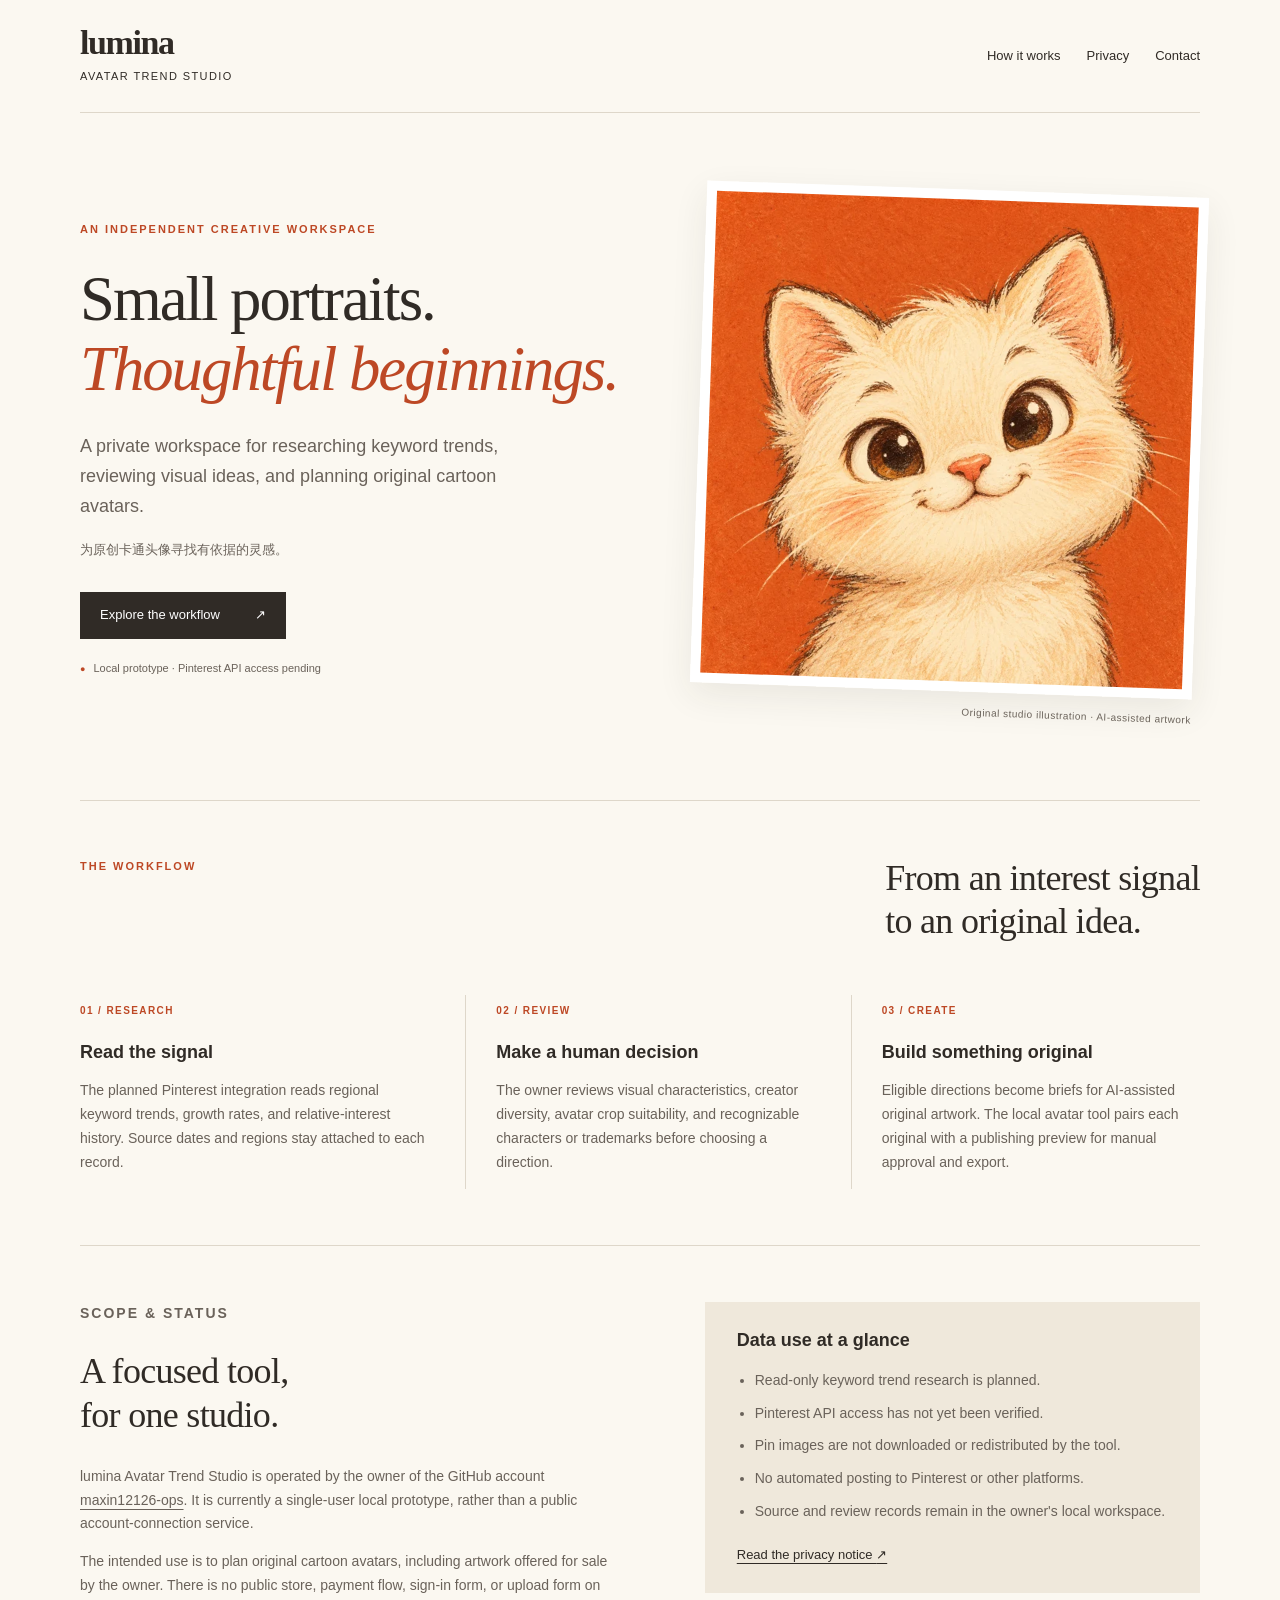
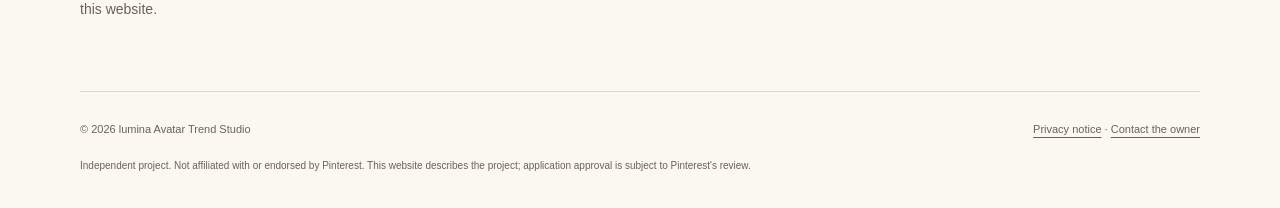
<file: index.html>
<!doctype html>
<html lang="en">
<head><meta charset="utf-8"><meta name="viewport" content="width=device-width,initial-scale=1"><meta name="description" content="lumina Avatar Trend Studio is a private, single-user workspace for keyword trend research and original cartoon avatar planning."><title>lumina — Avatar Trend Studio</title><link rel="stylesheet" href="styles.css"><link rel="icon" href="avatar.webp" type="image/webp"></head>
<body>
<header class="nav wrap"><a class="brand" href="./" aria-label="lumina home">lumina<span>Avatar Trend Studio</span></a><nav aria-label="Main navigation"><a href="#workflow">How it works</a><a href="privacy.html">Privacy</a><a href="https://github.com/maxin12126-ops/lumina-avatar-studio/issues">Contact</a></nav></header>
<main>
<section class="hero wrap"><div><p class="eyebrow">AN INDEPENDENT CREATIVE WORKSPACE</p><h1>Small portraits.<br><em>Thoughtful beginnings.</em></h1><p class="intro">A private workspace for researching keyword trends, reviewing visual ideas, and planning original cartoon avatars.</p><p class="sub">为原创卡通头像寻找有依据的灵感。</p><a class="button" href="#workflow">Explore the workflow <span aria-hidden="true">↗</span></a><p class="status"><span aria-hidden="true">●</span> Local prototype · Pinterest API access pending</p></div><figure class="portrait"><img src="avatar.webp" width="1254" height="1254" alt="An original cream-colored kitten illustrated in crayon on an orange paper-textured background"><figcaption>Original studio illustration · AI-assisted artwork</figcaption></figure></section>
<section id="workflow" class="section wrap"><div class="section-head"><p class="eyebrow">THE WORKFLOW</p><h2>From an interest signal<br>to an original idea.</h2></div><div class="steps"><article><span class="number">01 / RESEARCH</span><h3>Read the signal</h3><p>The planned Pinterest integration reads regional keyword trends, growth rates, and relative-interest history. Source dates and regions stay attached to each record.</p></article><article><span class="number">02 / REVIEW</span><h3>Make a human decision</h3><p>The owner reviews visual characteristics, creator diversity, avatar crop suitability, and recognizable characters or trademarks before choosing a direction.</p></article><article><span class="number">03 / CREATE</span><h3>Build something original</h3><p>Eligible directions become briefs for AI-assisted original artwork. The local avatar tool pairs each original with a publishing preview for manual approval and export.</p></article></div></section>
<section class="section wrap details"><div><p class="eyebrow">SCOPE &amp; STATUS</p><h2>A focused tool,<br>for one studio.</h2><p>lumina Avatar Trend Studio is operated by the owner of the GitHub account <a href="https://github.com/maxin12126-ops">maxin12126-ops</a>. It is currently a single-user local prototype, rather than a public account-connection service.</p><p>The intended use is to plan original cartoon avatars, including artwork offered for sale by the owner. There is no public store, payment flow, sign-in form, or upload form on this website.</p></div><aside class="scope"><h3>Data use at a glance</h3><ul><li>Read-only keyword trend research is planned.</li><li>Pinterest API access has not yet been verified.</li><li>Pin images are not downloaded or redistributed by the tool.</li><li>No automated posting to Pinterest or other platforms.</li><li>Source and review records remain in the owner's local workspace.</li></ul><a href="privacy.html">Read the privacy notice <span aria-hidden="true">↗</span></a></aside></section>
</main><footer class="wrap footer"><p>© 2026 lumina Avatar Trend Studio</p><p><a href="privacy.html">Privacy notice</a> · <a href="https://github.com/maxin12126-ops/lumina-avatar-studio/issues">Contact the owner</a></p><small>Independent project. Not affiliated with or endorsed by Pinterest. This website describes the project; application approval is subject to Pinterest's review.</small></footer>
</body></html>
</file>
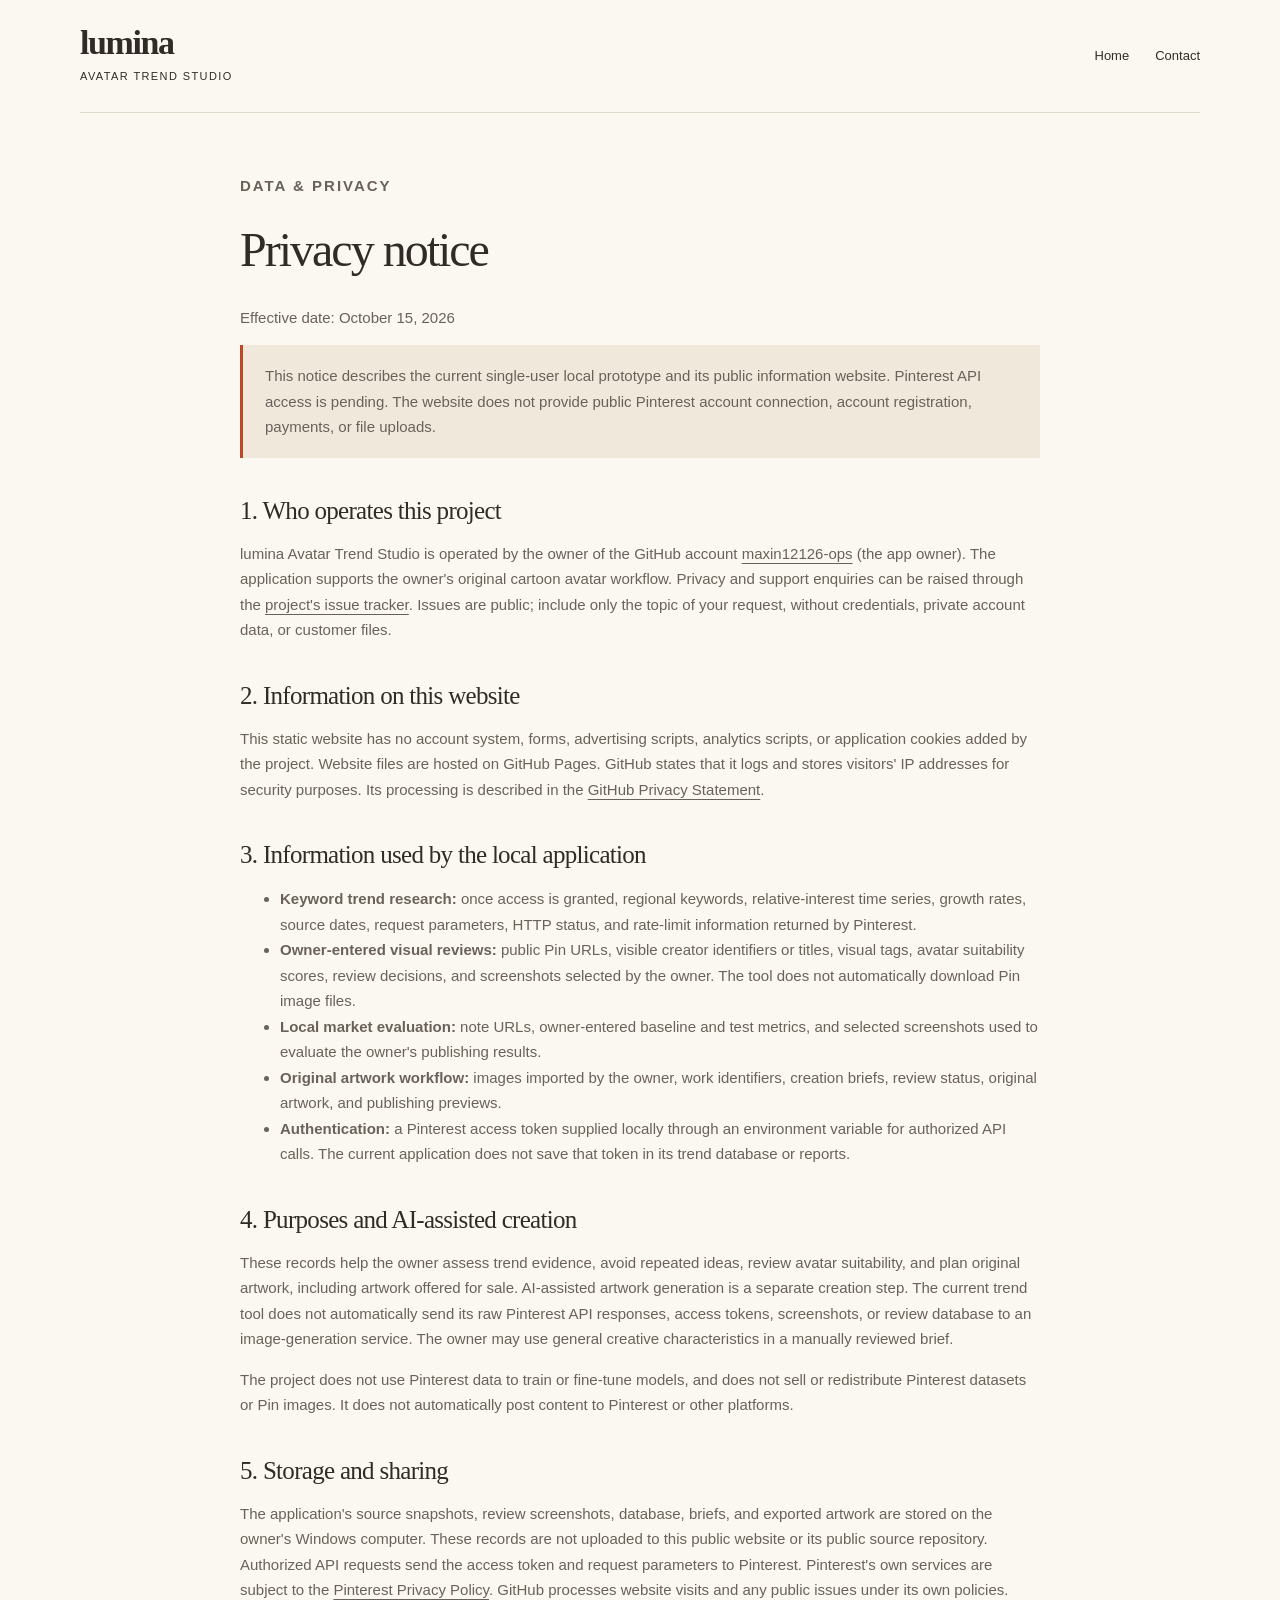
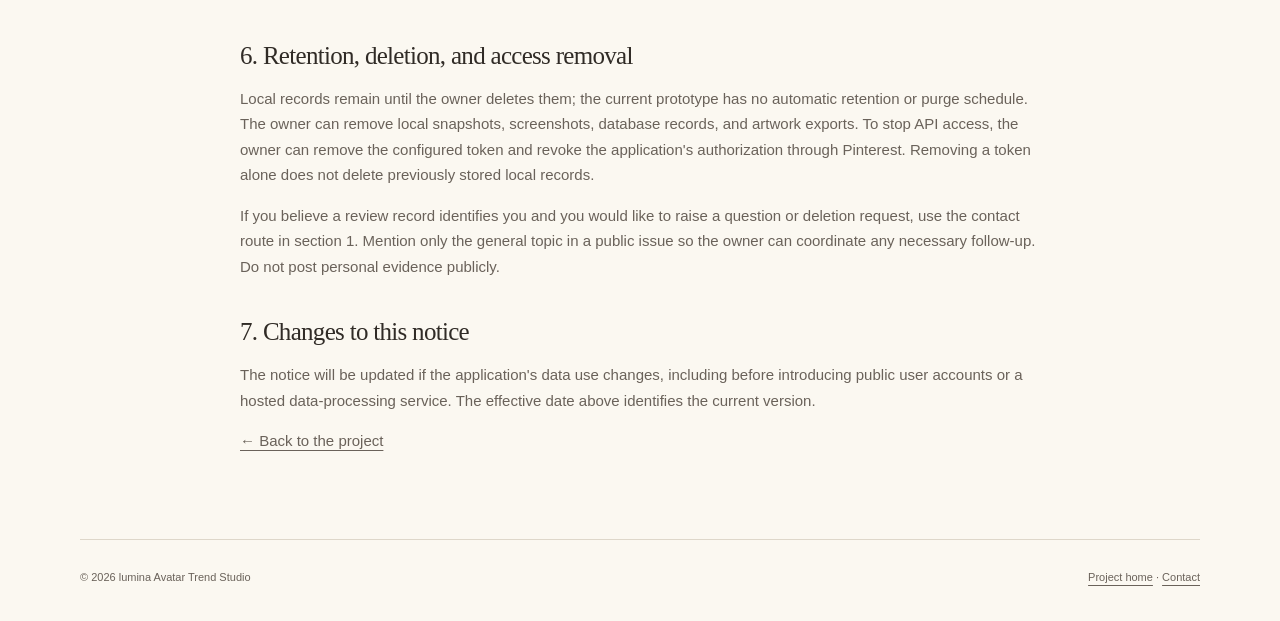
<file: privacy.html>
<!doctype html><html lang="en"><head><meta charset="utf-8"><meta name="viewport" content="width=device-width,initial-scale=1"><meta name="description" content="Privacy notice for the lumina Avatar Trend Studio website and single-user local application."><title>Privacy notice — lumina</title><link rel="stylesheet" href="styles.css"></head><body><header class="nav wrap"><a class="brand" href="./">lumina<span>Avatar Trend Studio</span></a><nav aria-label="Main navigation"><a href="./">Home</a><a href="https://github.com/maxin12126-ops/lumina-avatar-studio/issues">Contact</a></nav></header><main class="legal wrap"><p class="eyebrow">DATA &amp; PRIVACY</p><h1>Privacy notice</h1><p>Effective date: October 15, 2026</p><p class="notice">This notice describes the current single-user local prototype and its public information website. Pinterest API access is pending. The website does not provide public Pinterest account connection, account registration, payments, or file uploads.</p>
<h2>1. Who operates this project</h2><p>lumina Avatar Trend Studio is operated by the owner of the GitHub account <a href="https://github.com/maxin12126-ops">maxin12126-ops</a> (the app owner). The application supports the owner's original cartoon avatar workflow. Privacy and support enquiries can be raised through the <a href="https://github.com/maxin12126-ops/lumina-avatar-studio/issues">project's issue tracker</a>. Issues are public; include only the topic of your request, without credentials, private account data, or customer files.</p>
<h2>2. Information on this website</h2><p>This static website has no account system, forms, advertising scripts, analytics scripts, or application cookies added by the project. Website files are hosted on GitHub Pages. GitHub states that it logs and stores visitors' IP addresses for security purposes. Its processing is described in the <a href="https://docs.github.com/en/site-policy/privacy-policies/github-general-privacy-statement">GitHub Privacy Statement</a>.</p>
<h2>3. Information used by the local application</h2><ul><li><strong>Keyword trend research:</strong> once access is granted, regional keywords, relative-interest time series, growth rates, source dates, request parameters, HTTP status, and rate-limit information returned by Pinterest.</li><li><strong>Owner-entered visual reviews:</strong> public Pin URLs, visible creator identifiers or titles, visual tags, avatar suitability scores, review decisions, and screenshots selected by the owner. The tool does not automatically download Pin image files.</li><li><strong>Local market evaluation:</strong> note URLs, owner-entered baseline and test metrics, and selected screenshots used to evaluate the owner's publishing results.</li><li><strong>Original artwork workflow:</strong> images imported by the owner, work identifiers, creation briefs, review status, original artwork, and publishing previews.</li><li><strong>Authentication:</strong> a Pinterest access token supplied locally through an environment variable for authorized API calls. The current application does not save that token in its trend database or reports.</li></ul>
<h2>4. Purposes and AI-assisted creation</h2><p>These records help the owner assess trend evidence, avoid repeated ideas, review avatar suitability, and plan original artwork, including artwork offered for sale. AI-assisted artwork generation is a separate creation step. The current trend tool does not automatically send its raw Pinterest API responses, access tokens, screenshots, or review database to an image-generation service. The owner may use general creative characteristics in a manually reviewed brief.</p><p>The project does not use Pinterest data to train or fine-tune models, and does not sell or redistribute Pinterest datasets or Pin images. It does not automatically post content to Pinterest or other platforms.</p>
<h2>5. Storage and sharing</h2><p>The application's source snapshots, review screenshots, database, briefs, and exported artwork are stored on the owner's Windows computer. These records are not uploaded to this public website or its public source repository. Authorized API requests send the access token and request parameters to Pinterest. Pinterest's own services are subject to the <a href="https://policy.pinterest.com/en/privacy-policy">Pinterest Privacy Policy</a>. GitHub processes website visits and any public issues under its own policies.</p>
<h2>6. Retention, deletion, and access removal</h2><p>Local records remain until the owner deletes them; the current prototype has no automatic retention or purge schedule. The owner can remove local snapshots, screenshots, database records, and artwork exports. To stop API access, the owner can remove the configured token and revoke the application's authorization through Pinterest. Removing a token alone does not delete previously stored local records.</p><p>If you believe a review record identifies you and you would like to raise a question or deletion request, use the contact route in section 1. Mention only the general topic in a public issue so the owner can coordinate any necessary follow-up. Do not post personal evidence publicly.</p>
<h2>7. Changes to this notice</h2><p>The notice will be updated if the application's data use changes, including before introducing public user accounts or a hosted data-processing service. The effective date above identifies the current version.</p><p><a href="./">← Back to the project</a></p></main><footer class="wrap footer"><p>© 2026 lumina Avatar Trend Studio</p><p><a href="./">Project home</a> · <a href="https://github.com/maxin12126-ops/lumina-avatar-studio/issues">Contact</a></p></footer></body></html>
</file>
<file: styles.css>
:root{--paper:#fbf8f1;--ink:#302b26;--muted:#6a625a;--accent:#bd4825;--line:#ded7ca}*{box-sizing:border-box}html{scroll-behavior:smooth;scroll-padding-top:24px}body{margin:0;background:var(--paper);color:var(--ink);font:16px/1.7 -apple-system,BlinkMacSystemFont,"Segoe UI","Microsoft YaHei",sans-serif}a{color:inherit;text-underline-offset:4px}a:hover{color:var(--accent)}a:focus-visible{outline:3px solid var(--accent);outline-offset:5px}.wrap{width:min(1120px,calc(100% - 64px));margin-inline:auto}.nav{display:flex;justify-content:space-between;align-items:center;padding-block:26px;border-bottom:1px solid var(--line);gap:20px}.brand{font:700 34px/1 Georgia,serif;letter-spacing:-1.4px;text-decoration:none}.brand span{display:block;font:11px/1.7 -apple-system,BlinkMacSystemFont,"Segoe UI",sans-serif;letter-spacing:1.4px;text-transform:uppercase;margin-top:7px}nav{display:flex;gap:26px;font-size:13px}nav a{text-decoration:none}.hero{padding-block:76px 80px;display:grid;grid-template-columns:1.1fr 1fr;gap:66px;align-items:center}.eyebrow{font-size:11px;letter-spacing:2px;font-weight:700;color:var(--accent);margin:0 0 25px}h1{font:400 clamp(40px,4.9vw,64px)/1.12 Georgia,"Times New Roman",serif;letter-spacing:-2px;margin:0 0 28px}h1 em{font-weight:400;color:var(--accent)}.intro{font-size:18px;line-height:1.65;max-width:430px;color:var(--muted)}.sub{font-size:13px;color:var(--muted);margin-top:14px}.button{display:inline-flex;gap:35px;background:var(--ink);color:#fff;padding:12px 20px;text-decoration:none;font-size:13px;margin-top:18px}.button:hover{background:var(--accent);color:white}.status{font-size:11px;color:var(--muted);margin-top:20px}.status span{color:var(--accent);font-size:9px;margin-right:5px}.portrait{margin:0;transform:rotate(2deg)}.portrait img{display:block;width:100%;height:auto;aspect-ratio:1;object-fit:cover;border:10px solid #fff;box-shadow:0 12px 35px #302b2615}.portrait figcaption{font-size:10px;color:var(--muted);padding-top:12px;text-align:right;letter-spacing:.5px}.section{border-top:1px solid var(--line);padding-block:56px}.section-head{display:flex;justify-content:space-between;align-items:start;gap:24px}h2{font:400 36px/1.2 Georgia,serif;letter-spacing:-.7px;margin:0 0 28px}.steps{display:grid;grid-template-columns:repeat(3,1fr);gap:36px;margin-top:24px}.steps article+article{border-left:1px solid var(--line);padding-left:30px}.number{font-size:10px;letter-spacing:1.4px;font-weight:700;color:var(--accent)}h3{font-size:18px;line-height:1.4;margin:18px 0 12px}.steps p,.details p,.scope li{font-size:14px;color:var(--muted)}.details{display:grid;grid-template-columns:1.1fr 1fr;gap:80px}.scope{background:#efe8db;padding:26px 32px;align-self:start}.scope h3{margin-top:0}.scope ul{padding-left:18px}.scope li{margin-bottom:9px}.scope a{font-size:13px}.footer{border-top:1px solid var(--line);padding-block:28px 34px;display:flex;justify-content:space-between;flex-wrap:wrap;gap:8px 24px;color:var(--muted);font-size:11px}.footer p{margin:0}.footer small{display:block;flex-basis:100%;font-size:10px;margin-top:10px}.legal{max-width:800px;padding-block:60px 70px}.legal h1{font-size:48px}.legal h2{font-size:25px;margin-top:38px;margin-bottom:12px}.legal p,.legal li{font-size:15px;color:var(--muted)}.legal .notice{padding:18px 22px;background:#efe8db;border-left:3px solid var(--accent)}@media(max-width:760px){.wrap{width:calc(100% - 36px)}.nav{align-items:start}.brand{font-size:29px}nav{gap:14px;font-size:11px;flex-wrap:wrap;justify-content:end;max-width:180px}.hero{grid-template-columns:1fr;gap:34px;padding-block:44px 48px}.hero h1{font-size:47px}.portrait{max-width:420px;justify-self:center;width:92%}.section{padding-block:36px}.section-head{display:block}h2{font-size:31px}.steps,.details{grid-template-columns:1fr;gap:24px}.steps article+article{border-left:0;border-top:1px solid var(--line);padding:24px 0 0}.steps h3{margin-top:10px}.details{gap:20px}.legal{padding-block:36px}.legal h1{font-size:39px}}@media(prefers-reduced-motion:reduce){html{scroll-behavior:auto}}
</file>
